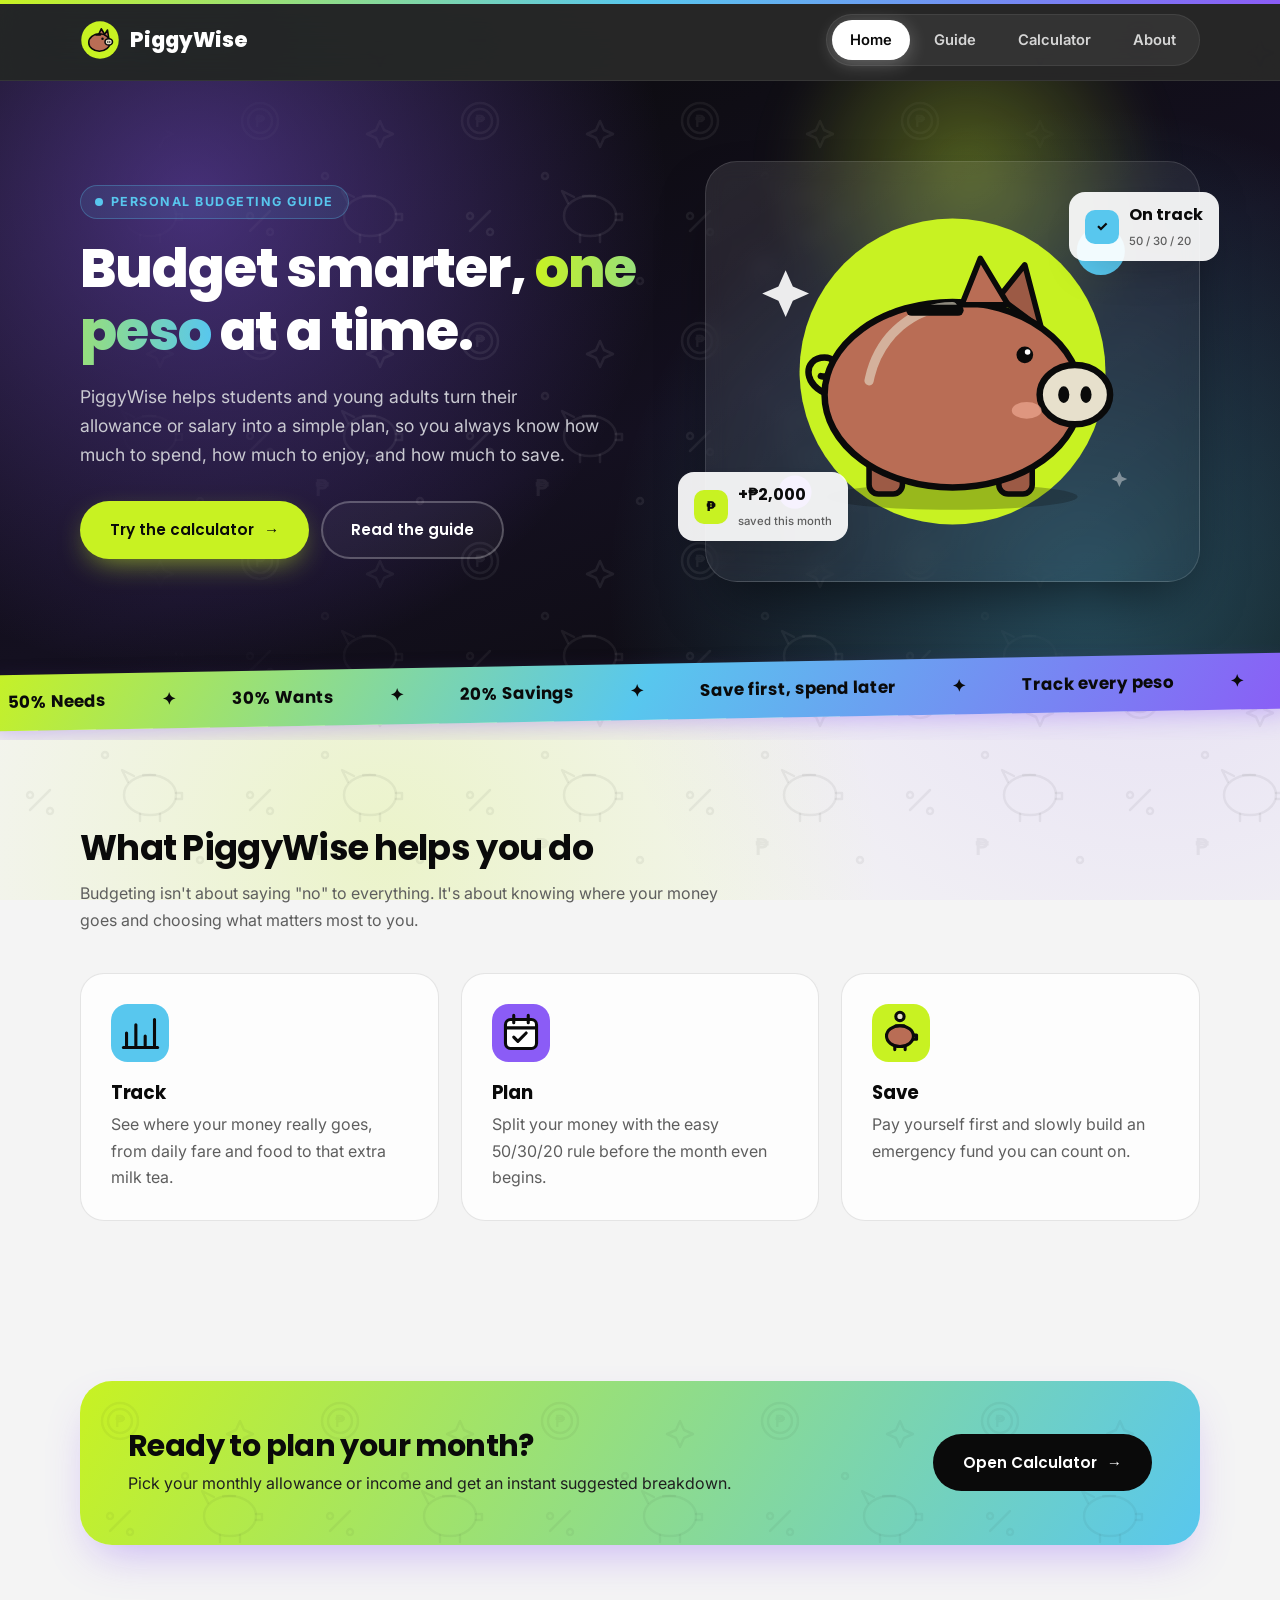
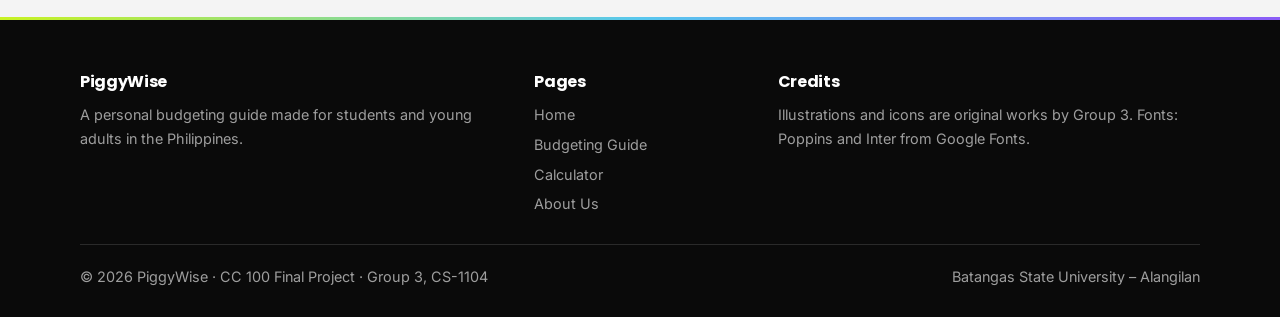
<file: index.html>
<!DOCTYPE html>
<html lang="en">
<head>
  <meta charset="UTF-8">
  <meta name="viewport" content="width=device-width, initial-scale=1.0">
  <meta name="description" content="PiggyWise: a simple personal budgeting guide for Filipino students and young adults.">
  <title>PiggyWise | Personal Budget Guide</title>
  <link rel="icon" href="images/logo.svg" type="image/svg+xml">
  <link rel="preconnect" href="https://fonts.googleapis.com">
  <link rel="preconnect" href="https://fonts.gstatic.com" crossorigin>
  <link href="https://fonts.googleapis.com/css2?family=Inter:wght@400;600;700&family=Poppins:wght@600;700;800&display=swap" rel="stylesheet">
  <link rel="stylesheet" href="css/style.css">
</head>
<body>

  <div class="progress" aria-hidden="true"></div>

  <div class="loader" aria-hidden="true">
    <div class="loader-inner">
      <img src="images/logo.svg" alt="">
      <div class="loader-bar"><span></span></div>
      <p>Counting your coins...</p>
    </div>
  </div>

  <header class="site-header">
    <nav class="nav container">
      <a href="index.html" class="logo">
        <img src="images/logo.svg" alt="PiggyWise logo">
        PiggyWise
      </a>
      <ul class="nav-links">
        <li><a href="index.html" class="active">Home</a></li>
        <li><a href="guide.html">Guide</a></li>
        <li><a href="calculator.html">Calculator</a></li>
        <li><a href="about.html">About</a></li>
      </ul>
    </nav>
  </header>

  <main>
    <section class="hero">
      <div class="container hero-grid">
        <div class="fade-up">
          <span class="eyebrow">Personal Budgeting Guide</span>
          <h1>Budget smarter, <span class="mark">one peso</span> at a time.</h1>
          <p>
            PiggyWise helps students and young adults turn their allowance or salary
            into a simple plan, so you always know how much to spend, how much to
            enjoy, and how much to save.
          </p>
          <div class="hero-actions">
            <a href="calculator.html" class="btn btn-lime">Try the calculator <span class="arrow">&rarr;</span></a>
            <a href="guide.html" class="btn btn-outline">Read the guide</a>
          </div>
        </div>
        <div class="hero-image fade-up delay-2">
          <img src="images/hero-piggy.svg" alt="A piggy bank with a peso coin dropping into it" class="float">
          <div class="badge badge-1">
            <span class="badge-icon">&#8369;</span>
            <span><strong>+&#8369;2,000</strong><small>saved this month</small></span>
          </div>
          <div class="badge badge-2">
            <span class="badge-icon">&#10003;</span>
            <span><strong>On track</strong><small>50 / 30 / 20</small></span>
          </div>
        </div>
      </div>
    </section>

    <div class="ticker-wrap" aria-hidden="true">
     <div class="ticker">
      <div class="ticker-track"><span>50% Needs</span><span>30% Wants</span><span>20% Savings</span><span>Save first, spend later</span><span>Track every peso</span><span>Build your emergency fund</span><span>Wait 24 hours before buying</span><span>50% Needs</span><span>30% Wants</span><span>20% Savings</span><span>Save first, spend later</span><span>Track every peso</span><span>Build your emergency fund</span><span>Wait 24 hours before buying</span></div>
     </div>
    </div>

    <section class="section">
      <div class="container">
        <div class="section-head reveal">
          <h2>What PiggyWise helps you do</h2>
          <p>
            Budgeting isn't about saying "no" to everything. It's about knowing where your
            money goes and choosing what matters most to you.
          </p>
        </div>

        <div class="grid-3">
          <article class="card reveal">
            <img src="images/icon-track.svg" alt="" class="card-icon">
            <h3>Track</h3>
            <p>See where your money really goes, from daily fare and food to that extra milk tea.</p>
          </article>
          <article class="card reveal">
            <img src="images/icon-plan.svg" alt="" class="card-icon">
            <h3>Plan</h3>
            <p>Split your money with the easy 50/30/20 rule before the month even begins.</p>
          </article>
          <article class="card reveal">
            <img src="images/icon-save.svg" alt="" class="card-icon">
            <h3>Save</h3>
            <p>Pay yourself first and slowly build an emergency fund you can count on.</p>
          </article>
        </div>
      </div>
    </section>

    <section class="cta">
      <div class="container">
        <div class="cta-box reveal">
          <div>
            <h2>Ready to plan your month?</h2>
            <p>Pick your monthly allowance or income and get an instant suggested breakdown.</p>
          </div>
          <a href="calculator.html" class="btn btn-dark">Open Calculator <span class="arrow">&rarr;</span></a>
        </div>
      </div>
    </section>
  </main>

  <footer class="site-footer">
    <div class="container">
      <div class="footer-grid">
        <div>
          <h4>PiggyWise</h4>
          <p>A personal budgeting guide made for students and young adults in the Philippines.</p>
        </div>
        <div>
          <h4>Pages</h4>
          <ul>
            <li><a href="index.html">Home</a></li>
            <li><a href="guide.html">Budgeting Guide</a></li>
            <li><a href="calculator.html">Calculator</a></li>
            <li><a href="about.html">About Us</a></li>
          </ul>
        </div>
        <div>
          <h4>Credits</h4>
          <p>Illustrations and icons are original works by Group 3. Fonts: Poppins and Inter from Google Fonts.</p>
        </div>
      </div>
      <div class="footer-bottom">
        <span>&copy; 2026 PiggyWise · CC 100 Final Project · Group 3, CS-1104</span>
        <span>Batangas State University – Alangilan</span>
      </div>
    </div>
  </footer>

</body>
</html>
</file>
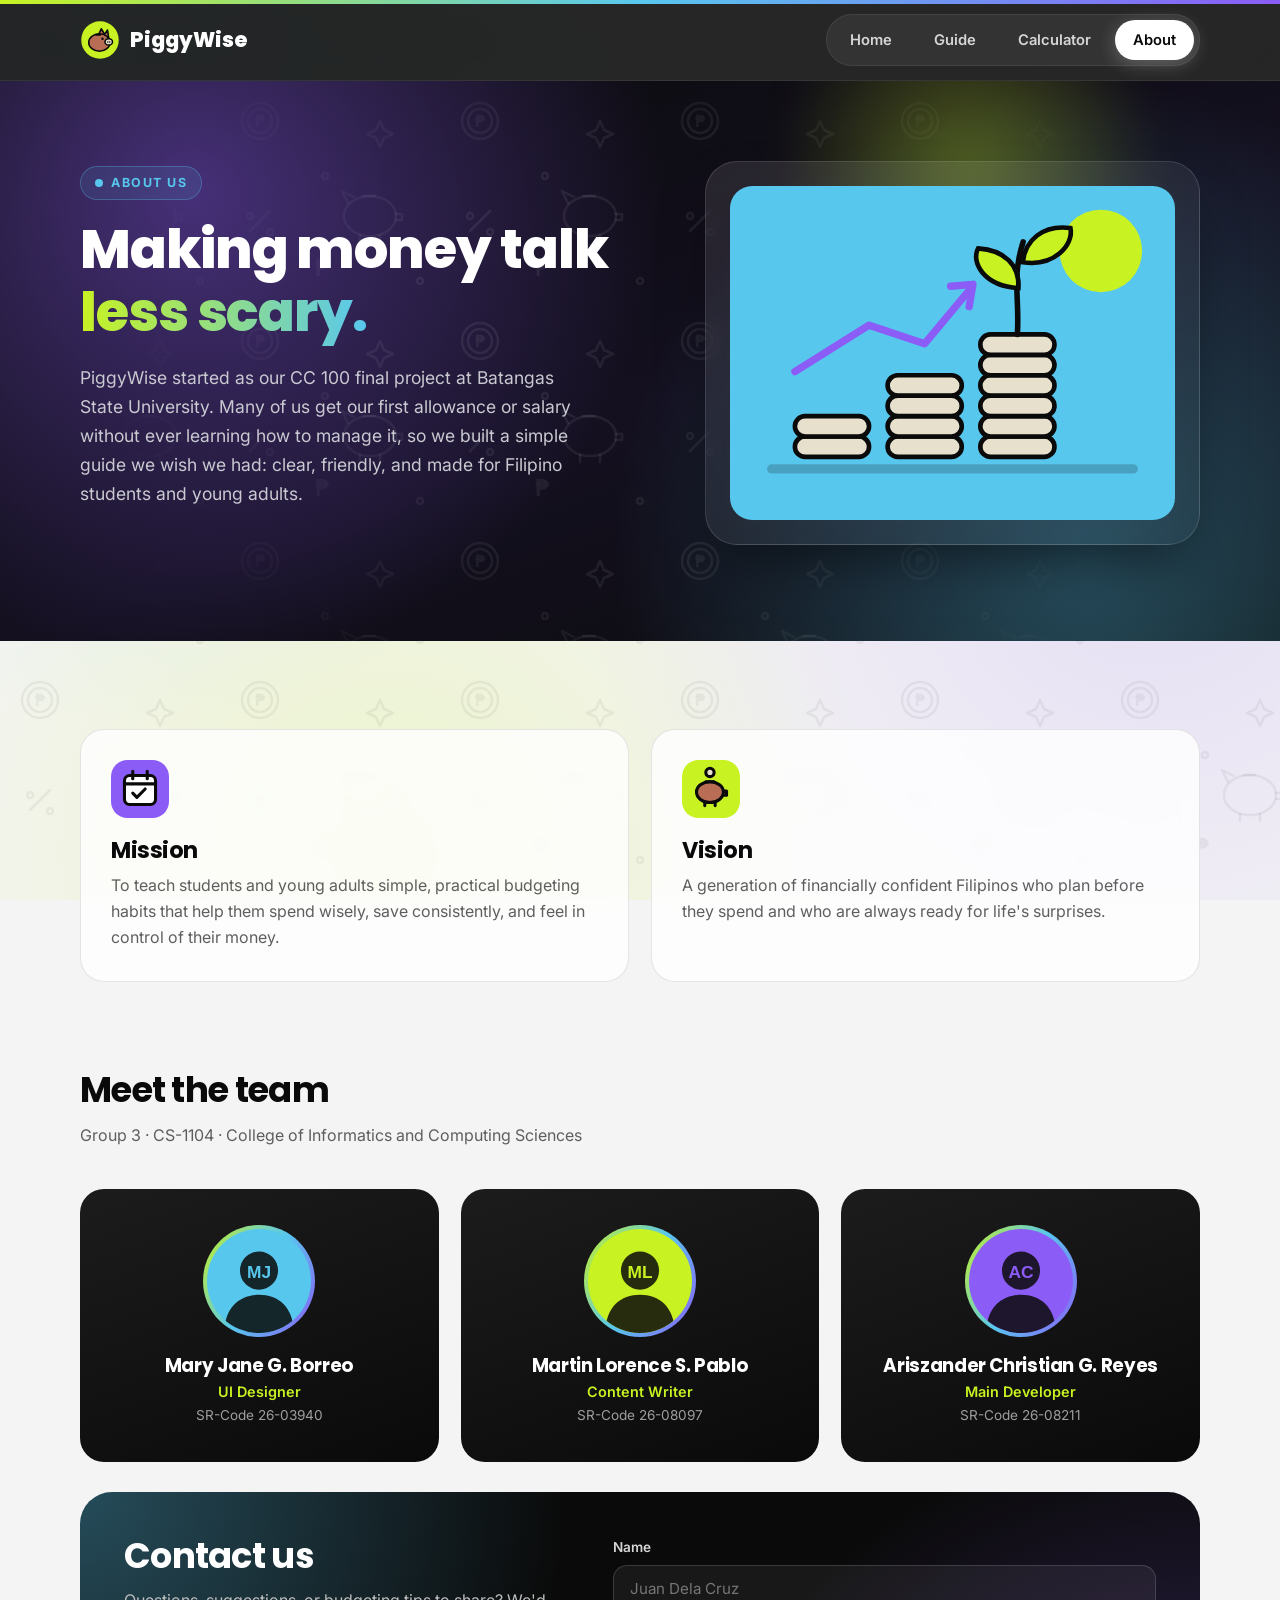
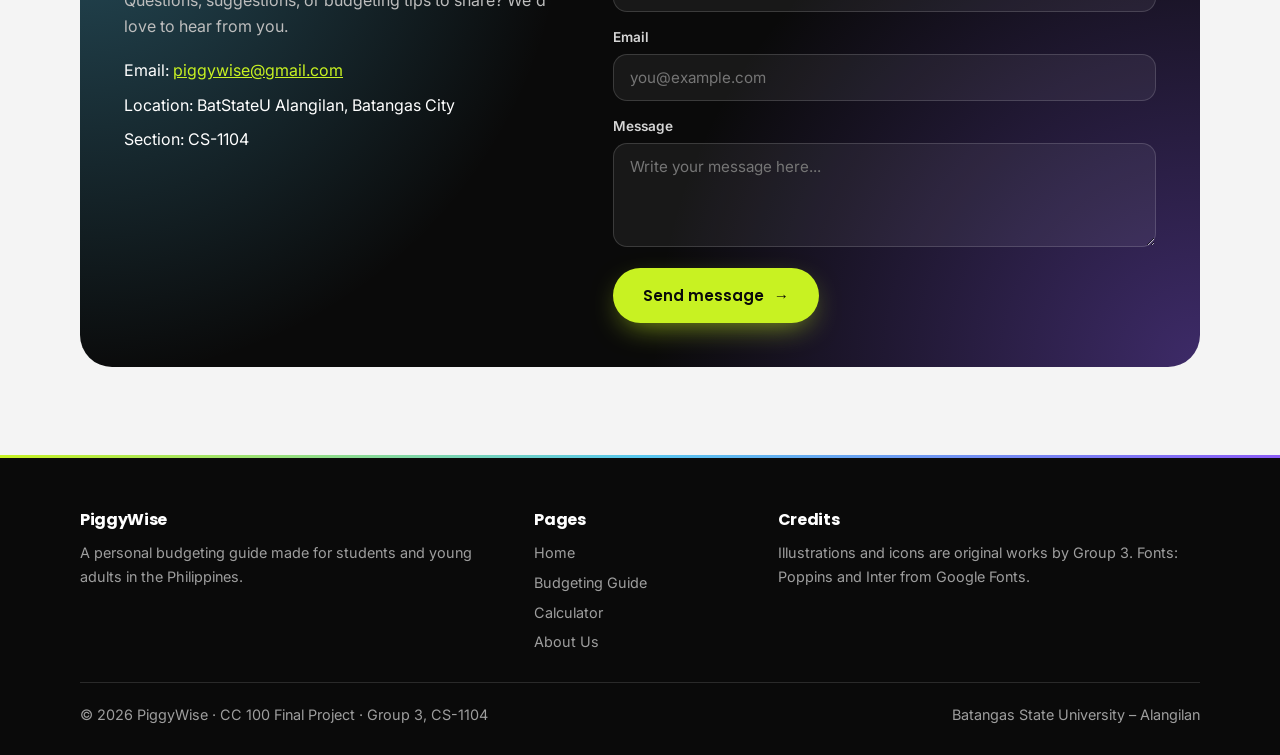
<file: about.html>
<!DOCTYPE html>
<html lang="en">
<head>
  <meta charset="UTF-8">
  <meta name="viewport" content="width=device-width, initial-scale=1.0">
  <meta name="description" content="Meet the team behind PiggyWise and learn about our mission and vision.">
  <title>About Us | PiggyWise</title>
  <link rel="icon" href="images/logo.svg" type="image/svg+xml">
  <link rel="preconnect" href="https://fonts.googleapis.com">
  <link rel="preconnect" href="https://fonts.gstatic.com" crossorigin>
  <link href="https://fonts.googleapis.com/css2?family=Inter:wght@400;600;700&family=Poppins:wght@600;700;800&display=swap" rel="stylesheet">
  <link rel="stylesheet" href="css/style.css">
</head>
<body>

  <div class="progress" aria-hidden="true"></div>

  <div class="loader" aria-hidden="true">
    <div class="loader-inner">
      <img src="images/logo.svg" alt="">
      <div class="loader-bar"><span></span></div>
      <p>Counting your coins...</p>
    </div>
  </div>

  <header class="site-header">
    <nav class="nav container">
      <a href="index.html" class="logo">
        <img src="images/logo.svg" alt="PiggyWise logo">
        PiggyWise
      </a>
      <ul class="nav-links">
        <li><a href="index.html">Home</a></li>
        <li><a href="guide.html">Guide</a></li>
        <li><a href="calculator.html">Calculator</a></li>
        <li><a href="about.html" class="active">About</a></li>
      </ul>
    </nav>
  </header>

  <main>
    <section class="hero">
      <div class="container hero-grid">
        <div class="fade-up">
          <span class="eyebrow">About Us</span>
          <h1>Making money talk <span class="mark">less scary.</span></h1>
          <p>
            PiggyWise started as our CC 100 final project at Batangas State University. Many of
            us get our first allowance or salary without ever learning how to manage it, so we
            built a simple guide we wish we had: clear, friendly, and made for Filipino students
            and young adults.
          </p>
        </div>
        <div class="hero-image fade-up delay-2">
          <img src="images/about-growth.svg" alt="Stacks of coins growing taller with a small plant on top">
        </div>
      </div>
    </section>

    <section class="section">
      <div class="container">
        <div class="grid-2">
          <article class="card mv-card reveal">
            <img src="images/icon-plan.svg" alt="" class="card-icon">
            <h3>Mission</h3>
            <p>
              To teach students and young adults simple, practical budgeting habits that help them
              spend wisely, save consistently, and feel in control of their money.
            </p>
          </article>
          <article class="card mv-card reveal">
            <img src="images/icon-save.svg" alt="" class="card-icon">
            <h3>Vision</h3>
            <p>
              A generation of financially confident Filipinos who plan before they spend and who
              are always ready for life's surprises.
            </p>
          </article>
        </div>
      </div>
    </section>

    <section class="section section-tight">
      <div class="container">
        <div class="section-head reveal">
          <h2>Meet the team</h2>
          <p>Group 3 · CS-1104 · College of Informatics and Computing Sciences</p>
        </div>

        <div class="grid-3">
          <article class="team-card reveal">
            <img src="images/member-1.svg" alt="Photo of Mary Jane G. Borreo">
            <h3>Mary Jane G. Borreo</h3>
            <p class="role">UI Designer</p>
            <p class="code">SR-Code 26-03940</p>
          </article>
          <article class="team-card reveal">
            <img src="images/member-2.svg" alt="Photo of Martin Lorence S. Pablo">
            <h3>Martin Lorence S. Pablo</h3>
            <p class="role">Content Writer</p>
            <p class="code">SR-Code 26-08097</p>
          </article>
          <article class="team-card reveal">
            <img src="images/member-3.svg" alt="Photo of Ariszander Christian G. Reyes">
            <h3>Ariszander Christian G. Reyes</h3>
            <p class="role">Main Developer</p>  
            <p class="code">SR-Code 26-08211</p>
          </article>
        </div>

        <div class="contact reveal" id="contact">
          <div>
            <h2>Contact us</h2>
            <p>Questions, suggestions, or budgeting tips to share? We'd love to hear from you.</p>
            <ul class="contact-list">
              <li>Email: <a href="mailto:piggywise@gmail.com">piggywise@gmail.com</a></li>
              <li>Location: BatStateU Alangilan, Batangas City</li>
              <li>Section: CS-1104</li>
            </ul>
          </div>
          <form class="form" action="#">
            <label>Name
              <input type="text" placeholder="Juan Dela Cruz">
            </label>
            <label>Email
              <input type="email" placeholder="you@example.com">
            </label>
            <label>Message
              <textarea rows="4" placeholder="Write your message here..."></textarea>
            </label>
            <button type="button" class="btn btn-lime">Send message <span class="arrow">&rarr;</span></button>
          </form>
        </div>
      </div>
    </section>
  </main>

  <!-- ===== Footer ===== -->
  <footer class="site-footer">
    <div class="container">
      <div class="footer-grid">
        <div>
          <h4>PiggyWise</h4>
          <p>A personal budgeting guide made for students and young adults in the Philippines.</p>
        </div>
        <div>
          <h4>Pages</h4>
          <ul>
            <li><a href="index.html">Home</a></li>
            <li><a href="guide.html">Budgeting Guide</a></li>
            <li><a href="calculator.html">Calculator</a></li>
            <li><a href="about.html">About Us</a></li>
          </ul>
        </div>
        <div>
          <h4>Credits</h4>
          <p>Illustrations and icons are original works by Group 3. Fonts: Poppins and Inter from Google Fonts.</p>
        </div>
      </div>
      <div class="footer-bottom">
        <span>&copy; 2026 PiggyWise · CC 100 Final Project · Group 3, CS-1104</span>
        <span>Batangas State University – Alangilan</span>
      </div>
    </div>
  </footer>

</body>
</html>
</file>
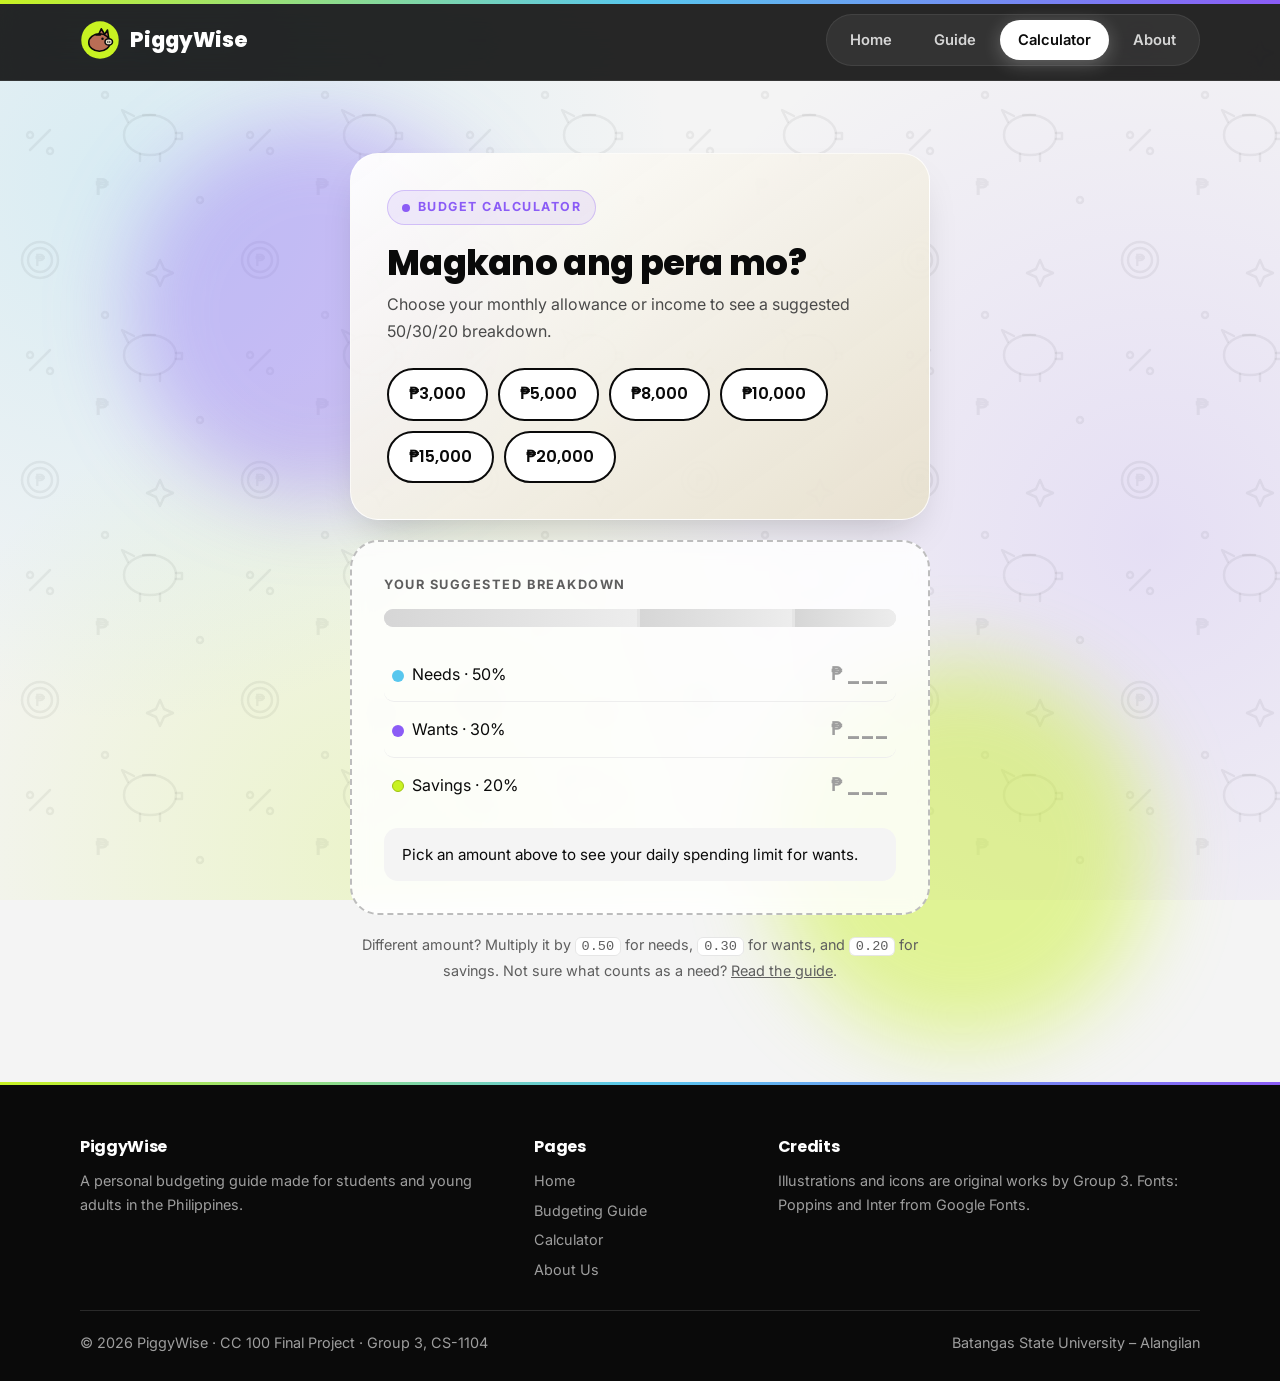
<file: calculator.html>
<!DOCTYPE html>
<html lang="en">
<head>
  <meta charset="UTF-8">
  <meta name="viewport" content="width=device-width, initial-scale=1.0">
  <meta name="description" content="Get a suggested 50/30/20 budget breakdown for your monthly allowance or income.">
  <title>Budget Calculator | PiggyWise</title>
  <link rel="icon" href="images/logo.svg" type="image/svg+xml">
  <link rel="preconnect" href="https://fonts.googleapis.com">
  <link rel="preconnect" href="https://fonts.gstatic.com" crossorigin>
  <link href="https://fonts.googleapis.com/css2?family=Inter:wght@400;600;700&family=Poppins:wght@600;700;800&display=swap" rel="stylesheet">
  <link rel="stylesheet" href="css/style.css">
</head>
<body>

  <div class="progress" aria-hidden="true"></div>

  <div class="loader" aria-hidden="true">
    <div class="loader-inner">
      <img src="images/logo.svg" alt="">
      <div class="loader-bar"><span></span></div>
      <p>Counting your coins...</p>
    </div>
  </div>

  <header class="site-header">
    <nav class="nav container">
      <a href="index.html" class="logo">
        <img src="images/logo.svg" alt="PiggyWise logo">
        PiggyWise
      </a>
      <ul class="nav-links">
        <li><a href="index.html">Home</a></li>
        <li><a href="guide.html">Guide</a></li>
        <li><a href="calculator.html" class="active">Calculator</a></li>
        <li><a href="about.html">About</a></li>
      </ul>
    </nav>
  </header>

  <main>
    <section class="calc-section">
      <div class="container">
        <!--
          How this works WITHOUT JavaScript:
          Each amount is a hidden radio button. Clicking a <label> checks its radio,
          and the CSS selector  #amt-5000:checked ~ .result-card .r-5000  shows the
          matching pre-computed breakdown. Only one radio in a group can be checked.
        -->
        <div class="calc">
        <input type="radio" name="amount" id="amt-3000">
        <input type="radio" name="amount" id="amt-5000">
        <input type="radio" name="amount" id="amt-8000">
        <input type="radio" name="amount" id="amt-10000">
        <input type="radio" name="amount" id="amt-15000">
        <input type="radio" name="amount" id="amt-20000">

          <div class="calc-card fade-up">
            <span class="eyebrow eyebrow-violet">Budget Calculator</span>
            <h1>Magkano ang pera mo?</h1>
            <p>Choose your monthly allowance or income to see a suggested 50/30/20 breakdown.</p>
            <div class="chips">
            <label for="amt-3000">₱3,000</label>
            <label for="amt-5000">₱5,000</label>
            <label for="amt-8000">₱8,000</label>
            <label for="amt-10000">₱10,000</label>
            <label for="amt-15000">₱15,000</label>
            <label for="amt-20000">₱20,000</label>
            </div>
          </div>

          <div class="result-card fade-up delay-1">
          <div class="result result-empty">
            <p class="result-title">Your suggested breakdown</p>
            <div class="bar"><span class="b-needs"></span><span class="b-wants"></span><span class="b-savings"></span></div>
            <ul class="breakdown">
              <li><span><span class="dot dot-needs"></span>Needs · 50%</span><span class="money">₱ ___</span></li>
              <li><span><span class="dot dot-wants"></span>Wants · 30%</span><span class="money">₱ ___</span></li>
              <li><span><span class="dot dot-savings"></span>Savings · 20%</span><span class="money">₱ ___</span></li>
            </ul>
            <p class="daily">Pick an amount above to see your daily spending limit for wants.</p>
          </div>

          <div class="result r-3000">
            <p class="result-title">Your suggested breakdown for ₱3,000</p>
            <div class="bar"><span class="b-needs"></span><span class="b-wants"></span><span class="b-savings"></span></div>
            <ul class="breakdown">
              <li><span><span class="dot dot-needs"></span>Needs · 50%</span><span class="money">₱1,500</span></li>
              <li><span><span class="dot dot-wants"></span>Wants · 30%</span><span class="money">₱900</span></li>
              <li><span><span class="dot dot-savings"></span>Savings · 20%</span><span class="money">₱600</span></li>
            </ul>
            <p class="daily">That's about <strong>₱30 a day</strong> for wants, and <strong>₱7,200</strong> saved after one year.</p>
          </div>

          <div class="result r-5000">
            <p class="result-title">Your suggested breakdown for ₱5,000</p>
            <div class="bar"><span class="b-needs"></span><span class="b-wants"></span><span class="b-savings"></span></div>
            <ul class="breakdown">
              <li><span><span class="dot dot-needs"></span>Needs · 50%</span><span class="money">₱2,500</span></li>
              <li><span><span class="dot dot-wants"></span>Wants · 30%</span><span class="money">₱1,500</span></li>
              <li><span><span class="dot dot-savings"></span>Savings · 20%</span><span class="money">₱1,000</span></li>
            </ul>
            <p class="daily">That's about <strong>₱50 a day</strong> for wants, and <strong>₱12,000</strong> saved after one year.</p>
          </div>

          <div class="result r-8000">
            <p class="result-title">Your suggested breakdown for ₱8,000</p>
            <div class="bar"><span class="b-needs"></span><span class="b-wants"></span><span class="b-savings"></span></div>
            <ul class="breakdown">
              <li><span><span class="dot dot-needs"></span>Needs · 50%</span><span class="money">₱4,000</span></li>
              <li><span><span class="dot dot-wants"></span>Wants · 30%</span><span class="money">₱2,400</span></li>
              <li><span><span class="dot dot-savings"></span>Savings · 20%</span><span class="money">₱1,600</span></li>
            </ul>
            <p class="daily">That's about <strong>₱80 a day</strong> for wants, and <strong>₱19,200</strong> saved after one year.</p>
          </div>

          <div class="result r-10000">
            <p class="result-title">Your suggested breakdown for ₱10,000</p>
            <div class="bar"><span class="b-needs"></span><span class="b-wants"></span><span class="b-savings"></span></div>
            <ul class="breakdown">
              <li><span><span class="dot dot-needs"></span>Needs · 50%</span><span class="money">₱5,000</span></li>
              <li><span><span class="dot dot-wants"></span>Wants · 30%</span><span class="money">₱3,000</span></li>
              <li><span><span class="dot dot-savings"></span>Savings · 20%</span><span class="money">₱2,000</span></li>
            </ul>
            <p class="daily">That's about <strong>₱100 a day</strong> for wants, and <strong>₱24,000</strong> saved after one year.</p>
          </div>

          <div class="result r-15000">
            <p class="result-title">Your suggested breakdown for ₱15,000</p>
            <div class="bar"><span class="b-needs"></span><span class="b-wants"></span><span class="b-savings"></span></div>
            <ul class="breakdown">
              <li><span><span class="dot dot-needs"></span>Needs · 50%</span><span class="money">₱7,500</span></li>
              <li><span><span class="dot dot-wants"></span>Wants · 30%</span><span class="money">₱4,500</span></li>
              <li><span><span class="dot dot-savings"></span>Savings · 20%</span><span class="money">₱3,000</span></li>
            </ul>
            <p class="daily">That's about <strong>₱150 a day</strong> for wants, and <strong>₱36,000</strong> saved after one year.</p>
          </div>

          <div class="result r-20000">
            <p class="result-title">Your suggested breakdown for ₱20,000</p>
            <div class="bar"><span class="b-needs"></span><span class="b-wants"></span><span class="b-savings"></span></div>
            <ul class="breakdown">
              <li><span><span class="dot dot-needs"></span>Needs · 50%</span><span class="money">₱10,000</span></li>
              <li><span><span class="dot dot-wants"></span>Wants · 30%</span><span class="money">₱6,000</span></li>
              <li><span><span class="dot dot-savings"></span>Savings · 20%</span><span class="money">₱4,000</span></li>
            </ul>
            <p class="daily">That's about <strong>₱200 a day</strong> for wants, and <strong>₱48,000</strong> saved after one year.</p>
          </div>
          </div>

          <p class="calc-note">
            Different amount? Multiply it by <code>0.50</code> for needs,
            <code>0.30</code> for wants, and <code>0.20</code> for savings.
            Not sure what counts as a need? <a href="guide.html">Read the guide</a>.
          </p>
        </div>
      </div>
    </section>
  </main>

  <footer class="site-footer">
    <div class="container">
      <div class="footer-grid">
        <div>
          <h4>PiggyWise</h4>
          <p>A personal budgeting guide made for students and young adults in the Philippines.</p>
        </div>
        <div>
          <h4>Pages</h4>
          <ul>
            <li><a href="index.html">Home</a></li>
            <li><a href="guide.html">Budgeting Guide</a></li>
            <li><a href="calculator.html">Calculator</a></li>
            <li><a href="about.html">About Us</a></li>
          </ul>
        </div>
        <div>
          <h4>Credits</h4>
          <p>Illustrations and icons are original works by Group 3. Fonts: Poppins and Inter from Google Fonts.</p>
        </div>
      </div>
      <div class="footer-bottom">
        <span>&copy; 2026 PiggyWise · CC 100 Final Project · Group 3, CS-1104</span>
        <span>Batangas State University – Alangilan</span>
      </div>
    </div>
  </footer>

</body>
</html>
</file>
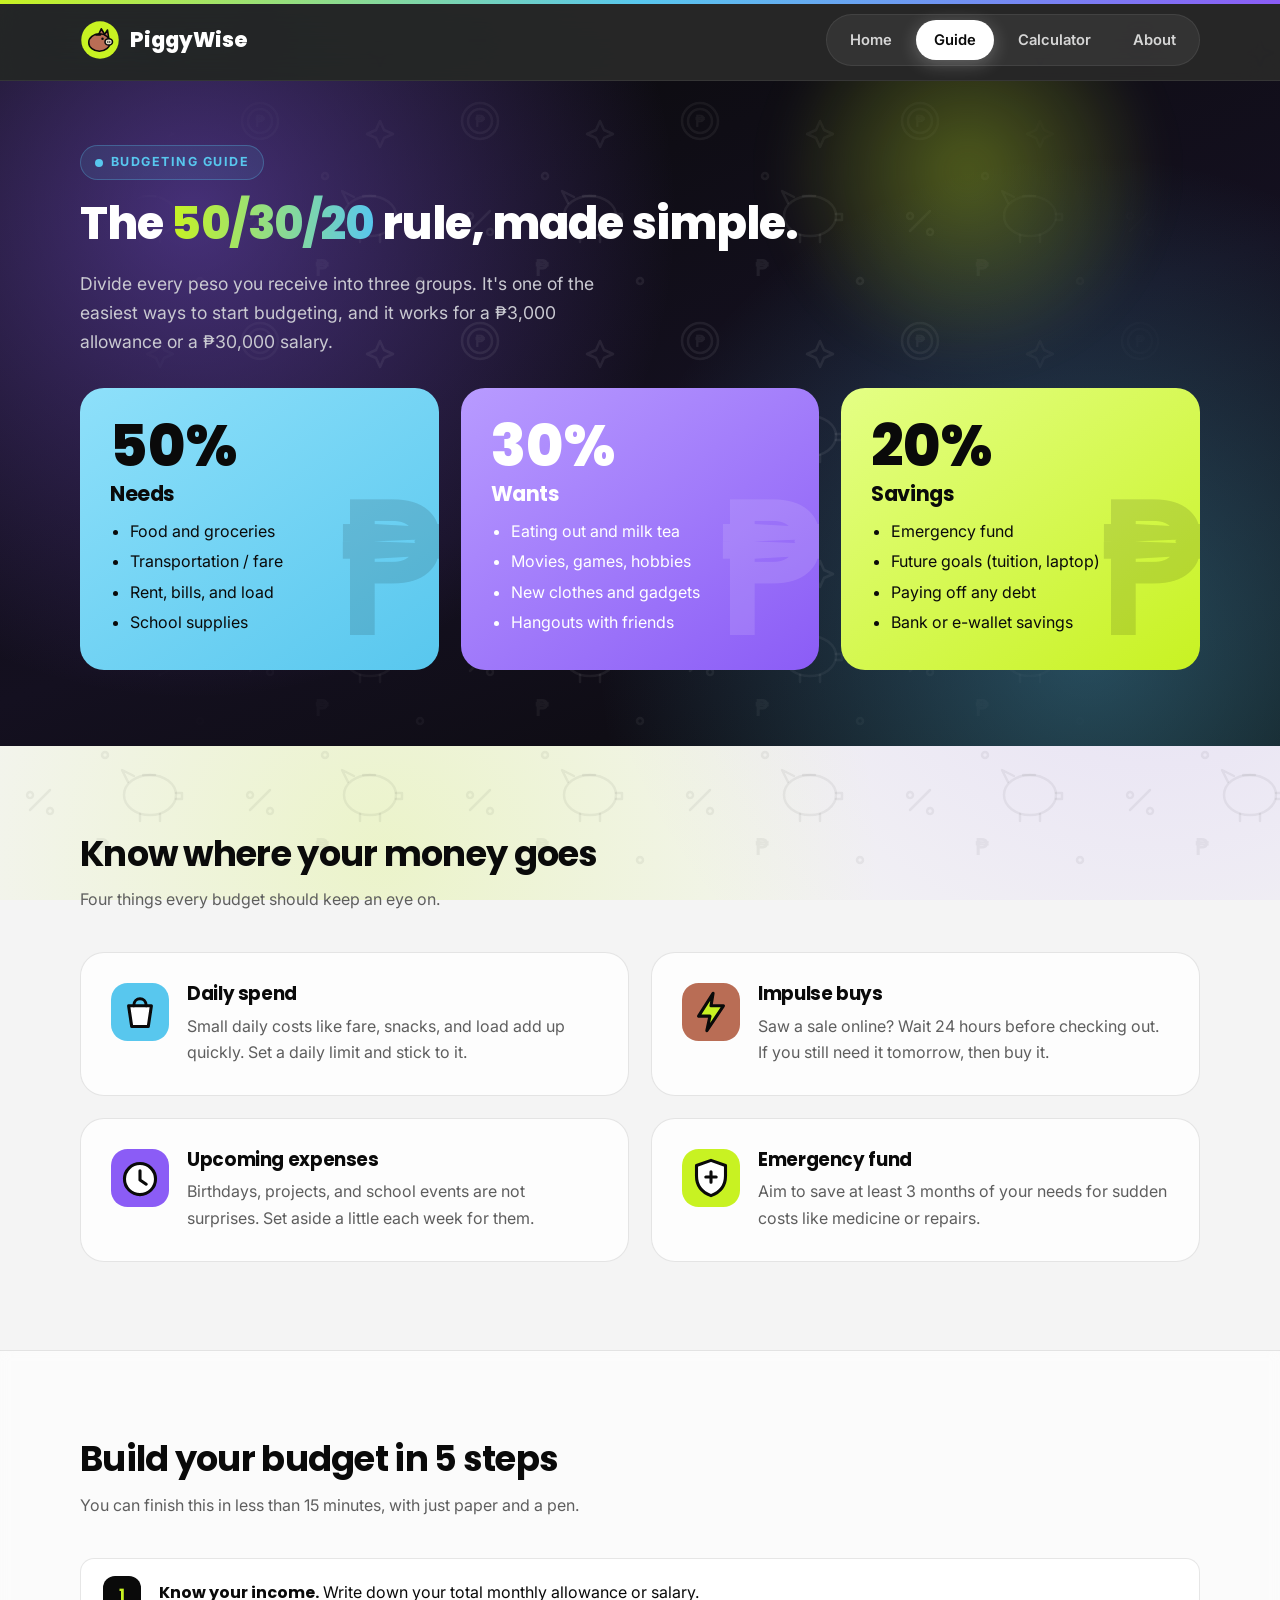
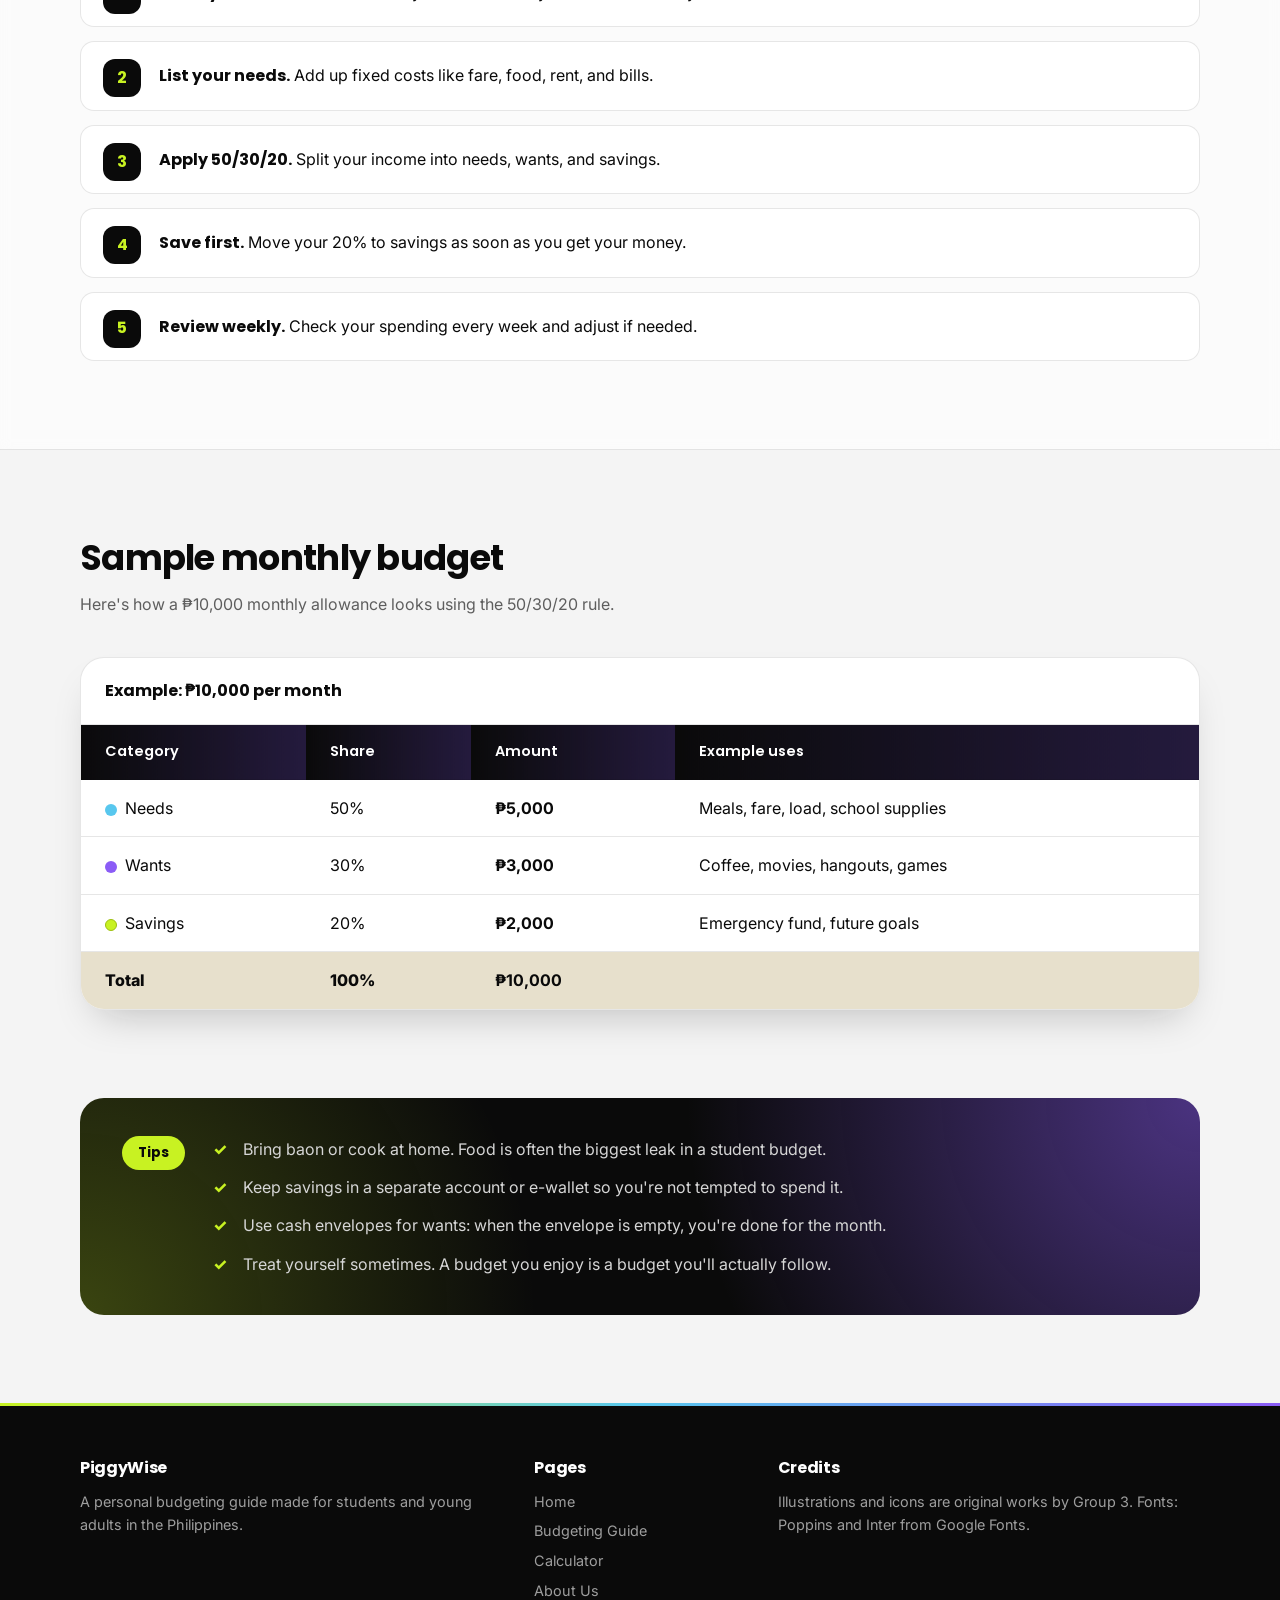
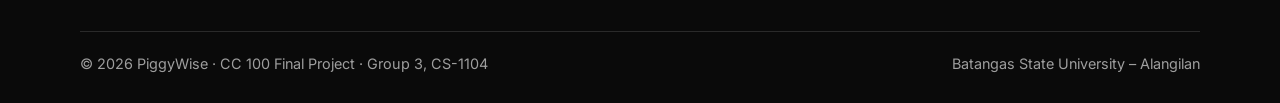
<file: guide.html>
<!DOCTYPE html>
<html lang="en">
<head>
  <meta charset="UTF-8">
  <meta name="viewport" content="width=device-width, initial-scale=1.0">
  <meta name="description" content="Learn the 50/30/20 budgeting rule and simple money habits with PiggyWise.">
  <title>Budgeting Guide | PiggyWise</title>
  <link rel="icon" href="images/logo.svg" type="image/svg+xml">
  <link rel="preconnect" href="https://fonts.googleapis.com">
  <link rel="preconnect" href="https://fonts.gstatic.com" crossorigin>
  <link href="https://fonts.googleapis.com/css2?family=Inter:wght@400;600;700&family=Poppins:wght@600;700;800&display=swap" rel="stylesheet">
  <link rel="stylesheet" href="css/style.css">
</head>
<body>

  <div class="progress" aria-hidden="true"></div>

  <div class="loader" aria-hidden="true">
    <div class="loader-inner">
      <img src="images/logo.svg" alt="">
      <div class="loader-bar"><span></span></div>
      <p>Counting your coins...</p>
    </div>
  </div>

  <header class="site-header">
    <nav class="nav container">
      <a href="index.html" class="logo">
        <img src="images/logo.svg" alt="PiggyWise logo">
        PiggyWise
      </a>
      <ul class="nav-links">
        <li><a href="index.html">Home</a></li>
        <li><a href="guide.html" class="active">Guide</a></li>
        <li><a href="calculator.html">Calculator</a></li>
        <li><a href="about.html">About</a></li>
      </ul>
    </nav>
  </header>

  <main>
    <section class="hero hero-small">
      <div class="container">
        <div class="fade-up">
          <span class="eyebrow">Budgeting Guide</span>
          <h1>The <span class="mark">50/30/20</span> rule, made simple.</h1>
          <p>
            Divide every peso you receive into three groups. It's one of the easiest ways
            to start budgeting, and it works for a ₱3,000 allowance or a ₱30,000 salary.
          </p>
        </div>

        <div class="grid-3">
          <article class="rule-card rule-needs fade-up delay-1">
            <div class="percent">50%</div>
            <h3>Needs</h3>
            <ul>
              <li>Food and groceries</li>
              <li>Transportation / fare</li>
              <li>Rent, bills, and load</li>
              <li>School supplies</li>
            </ul>
          </article>
          <article class="rule-card rule-wants fade-up delay-2">
            <div class="percent">30%</div>
            <h3>Wants</h3>
            <ul>
              <li>Eating out and milk tea</li>
              <li>Movies, games, hobbies</li>
              <li>New clothes and gadgets</li>
              <li>Hangouts with friends</li>
            </ul>
          </article>
          <article class="rule-card rule-savings fade-up delay-3">
            <div class="percent">20%</div>
            <h3>Savings</h3>
            <ul>
              <li>Emergency fund</li>
              <li>Future goals (tuition, laptop)</li>
              <li>Paying off any debt</li>
              <li>Bank or e-wallet savings</li>
            </ul>
          </article>
        </div>
      </div>
    </section>

    <section class="section">
      <div class="container">
        <div class="section-head reveal">
          <h2>Know where your money goes</h2>
          <p>Four things every budget should keep an eye on.</p>
        </div>

        <div class="grid-2">
          <article class="card card-row reveal">
            <img src="images/icon-daily.svg" alt="" class="card-icon">
            <div>
              <h3>Daily spend</h3>
              <p>Small daily costs like fare, snacks, and load add up quickly. Set a daily limit and stick to it.</p>
            </div>
          </article>
          <article class="card card-row reveal">
            <img src="images/icon-impulse.svg" alt="" class="card-icon">
            <div>
              <h3>Impulse buys</h3>
              <p>Saw a sale online? Wait 24 hours before checking out. If you still need it tomorrow, then buy it.</p>
            </div>
          </article>
          <article class="card card-row reveal">
            <img src="images/icon-upcoming.svg" alt="" class="card-icon">
            <div>
              <h3>Upcoming expenses</h3>
              <p>Birthdays, projects, and school events are not surprises. Set aside a little each week for them.</p>
            </div>
          </article>
          <article class="card card-row reveal">
            <img src="images/icon-emergency.svg" alt="" class="card-icon">
            <div>
              <h3>Emergency fund</h3>
              <p>Aim to save at least 3 months of your needs for sudden costs like medicine or repairs.</p>
            </div>
          </article>
        </div>
      </div>
    </section>

    <section class="section section-alt">
      <div class="container">
        <div class="section-head reveal">
          <h2>Build your budget in 5 steps</h2>
          <p>You can finish this in less than 15 minutes, with just paper and a pen.</p>
        </div>

        <ol class="steps">
          <li class="reveal"><strong>Know your income.</strong> Write down your total monthly allowance or salary.</li>
          <li class="reveal"><strong>List your needs.</strong> Add up fixed costs like fare, food, rent, and bills.</li>
          <li class="reveal"><strong>Apply 50/30/20.</strong> Split your income into needs, wants, and savings.</li>
          <li class="reveal"><strong>Save first.</strong> Move your 20% to savings as soon as you get your money.</li>
          <li class="reveal"><strong>Review weekly.</strong> Check your spending every week and adjust if needed.</li>
        </ol>
      </div>
    </section>

    <section class="section">
      <div class="container">
        <div class="section-head reveal">
          <h2>Sample monthly budget</h2>
          <p>Here's how a ₱10,000 monthly allowance looks using the 50/30/20 rule.</p>
        </div>

        <div class="table-wrap reveal">
          <table>
            <caption>Example: ₱10,000 per month</caption>
            <thead>
              <tr>
                <th>Category</th>
                <th>Share</th>
                <th>Amount</th>
                <th>Example uses</th>
              </tr>
            </thead>
            <tbody>
              <tr>
                <td><span class="dot dot-needs"></span>Needs</td>
                <td>50%</td>
                <td class="amount">₱5,000</td>
                <td>Meals, fare, load, school supplies</td>
              </tr>
              <tr>
                <td><span class="dot dot-wants"></span>Wants</td>
                <td>30%</td>
                <td class="amount">₱3,000</td>
                <td>Coffee, movies, hangouts, games</td>
              </tr>
              <tr>
                <td><span class="dot dot-savings"></span>Savings</td>
                <td>20%</td>
                <td class="amount">₱2,000</td>
                <td>Emergency fund, future goals</td>
              </tr>
            </tbody>
            <tfoot>
              <tr>
                <td>Total</td>
                <td>100%</td>
                <td class="amount">₱10,000</td>
                <td></td>
              </tr>
            </tfoot>
          </table>
        </div>
      </div>
    </section>

    <!-- ===== Tips ===== -->
    <section class="section section-tight">
      <div class="container">
        <div class="tips reveal">
          <span class="tag">Tips</span>
          <ul>
            <li>Bring baon or cook at home. Food is often the biggest leak in a student budget.</li>
            <li>Keep savings in a separate account or e-wallet so you're not tempted to spend it.</li>
            <li>Use cash envelopes for wants: when the envelope is empty, you're done for the month.</li>
            <li>Treat yourself sometimes. A budget you enjoy is a budget you'll actually follow.</li>
          </ul>
        </div>
      </div>
    </section>
  </main>

  <footer class="site-footer">
    <div class="container">
      <div class="footer-grid">
        <div>
          <h4>PiggyWise</h4>
          <p>A personal budgeting guide made for students and young adults in the Philippines.</p>
        </div>
        <div>
          <h4>Pages</h4>
          <ul>
            <li><a href="index.html">Home</a></li>
            <li><a href="guide.html">Budgeting Guide</a></li>
            <li><a href="calculator.html">Calculator</a></li>
            <li><a href="about.html">About Us</a></li>
          </ul>
        </div>
        <div>
          <h4>Credits</h4>
          <p>Illustrations and icons are original works by Group 3. Fonts: Poppins and Inter from Google Fonts.</p>
        </div>
      </div>
      <div class="footer-bottom">
        <span>&copy; 2026 PiggyWise · CC 100 Final Project · Group 3, CS-1104</span>
        <span>Batangas State University – Alangilan</span>
      </div>
    </div>
  </footer>

</body>
</html>
</file>
<file: css/style.css>
:root {
  --black: #0A0A0A;
  --ink: #161616;
  --offwhite: #F4F4F4;
  --white: #FFFFFF;
  --cyan: #58C7EE;
  --lime: #C8F222;
  --violet: #8B5CF6;
  --terracotta: #B96D55;
  --beige: #E7E0CC;
  --gray: #5E5E5E;
  --line: rgba(10, 10, 10, 0.10);

  --grad-brand: linear-gradient(120deg, var(--lime), var(--cyan), var(--violet));
  --grad-text: linear-gradient(90deg, var(--lime), var(--cyan), var(--lime));

  --radius: 24px;
  --radius-sm: 14px;
  --shadow: 0 20px 40px -18px rgba(10, 10, 10, 0.25);
  --glow: 0 20px 45px -15px rgba(139, 92, 246, 0.45);
  --container: 1120px;

  --font-head: "Poppins", Arial, Helvetica, sans-serif;
  --font-body: "Inter", Arial, Helvetica, sans-serif;

  --load: 1.1s;
}

* {
  margin: 0;
  padding: 0;
  box-sizing: border-box;
}

html {
  scroll-behavior: smooth;
}

body {
  font-family: var(--font-body);
  font-size: 16px;
  line-height: 1.65;
  color: var(--black);
  overflow-x: clip;
  background-color: var(--offwhite);
  background-image:
    url("../images/bg-pattern.svg"),
    radial-gradient(circle at 10% 20%, rgba(88, 199, 238, 0.18), transparent 40%),
    radial-gradient(circle at 90% 60%, rgba(139, 92, 246, 0.14), transparent 45%),
    radial-gradient(circle at 30% 95%, rgba(200, 242, 34, 0.20), transparent 40%);
  background-attachment: fixed;
}

img {
  max-width: 100%;
  display: block;
}

a {
  color: inherit;
}

h1, h2, h3, h4 {
  font-family: var(--font-head);
  line-height: 1.15;
  letter-spacing: -0.02em;
}

h1 { font-size: 3.4rem; font-weight: 800; }
h2 { font-size: 2.2rem; font-weight: 700; }
h3 { font-size: 1.15rem; font-weight: 700; }

.container {
  width: 90%;
  max-width: var(--container);
  margin: 0 auto;
}

.mark {
  background: var(--grad-text);
  background-size: 200% auto;
  -webkit-background-clip: text;
  background-clip: text;
  color: transparent;
  animation: shimmer 4s linear infinite;
}

::selection {
  background-color: var(--lime);
  color: var(--black);
}

a:focus-visible,
button:focus-visible,
input:focus-visible,
textarea:focus-visible {
  outline: 3px solid var(--violet);
  outline-offset: 3px;
}

::-webkit-scrollbar { width: 12px; }
::-webkit-scrollbar-track { background: var(--black); }
::-webkit-scrollbar-thumb {
  background: var(--grad-brand);
  border-radius: 999px;
  border: 3px solid var(--black);
}

.loader {
  position: fixed;
  inset: 0;
  z-index: 100;
  display: grid;
  place-items: center;
  background:
    radial-gradient(circle at 50% 40%, rgba(139, 92, 246, 0.35), transparent 50%),
    var(--black);
  animation: loaderOut 0.5s ease var(--load) forwards;
}

.loader-inner {
  text-align: center;
  color: var(--white);
}

.loader img {
  width: 84px;
  height: 84px;
  margin: 0 auto 18px;
  animation: bounce 0.6s ease-in-out infinite alternate;
}

.loader-bar {
  width: 180px;
  height: 6px;
  border-radius: 999px;
  background-color: #2A2A2A;
  overflow: hidden;
  margin: 0 auto 12px;
}

.loader-bar span {
  display: block;
  height: 100%;
  background: var(--grad-brand);
  animation: fill var(--load) ease forwards;
}

.loader p {
  font-family: var(--font-head);
  font-size: 0.9rem;
  color: #BDBDBD;
}

.progress {
  display: none;
}

@supports (animation-timeline: scroll()) {
  .progress {
    display: block;
    position: fixed;
    top: 0;
    left: 0;
    right: 0;
    height: 4px;
    z-index: 50;
    background: var(--grad-brand);
    transform-origin: left;
    animation: grow linear both;
    animation-timeline: scroll();
  }
}

.site-header {
  position: sticky;
  top: 0;
  z-index: 20;
  background-color: rgba(10, 10, 10, 0.88);
  -webkit-backdrop-filter: blur(16px) saturate(160%);
  backdrop-filter: blur(16px) saturate(160%);
  border-bottom: 1px solid rgba(255, 255, 255, 0.08);
}

.nav {
  display: flex;
  justify-content: space-between;
  align-items: center;
  gap: 16px;
  padding: 14px 0;
}

.logo {
  display: flex;
  align-items: center;
  gap: 10px;
  text-decoration: none;
  color: var(--white);
  font-family: var(--font-head);
  font-weight: 800;
  font-size: 1.3rem;
}

.logo img {
  width: 40px;
  height: 40px;
  transition: transform 0.5s cubic-bezier(.34, 1.56, .64, 1);
}

.logo:hover img {
  transform: rotate(-15deg) scale(1.15);
}

.nav-links {
  list-style: none;
  display: flex;
  gap: 6px;
  flex-wrap: wrap;
  padding: 5px;
  border-radius: 999px;
  background-color: rgba(255, 255, 255, 0.06);
  border: 1px solid rgba(255, 255, 255, 0.08);
}

.nav-links a {
  position: relative;
  display: inline-block;
  padding: 8px 18px;
  border-radius: 999px;
  color: #D6D6D6;
  text-decoration: none;
  font-size: 0.92rem;
  font-weight: 600;
  transition: color 0.25s, background-color 0.25s, transform 0.2s;
}

.nav-links a:hover {
  color: var(--lime);
  background-color: rgba(200, 242, 34, 0.10);
}

.nav-links a:active {
  transform: scale(0.92);
}

.nav-links a.active {
  background-color: var(--white);
  color: var(--black);
  box-shadow: 0 4px 18px rgba(255, 255, 255, 0.25);
}

.btn {
  position: relative;
  overflow: hidden;
  display: inline-flex;
  align-items: center;
  gap: 10px;
  padding: 14px 28px;
  border-radius: 999px;
  border: 2px solid transparent;
  font-family: var(--font-head);
  font-weight: 600;
  font-size: 0.95rem;
  text-decoration: none;
  cursor: pointer;
  transition: transform 0.25s cubic-bezier(.34, 1.56, .64, 1), box-shadow 0.3s, background-color 0.3s, color 0.3s, border-color 0.3s;
}

.btn::after {
  content: "";
  position: absolute;
  top: 0;
  left: -80%;
  width: 50%;
  height: 100%;
  background: linear-gradient(120deg, transparent, rgba(255, 255, 255, 0.65), transparent);
  transform: skewX(-20deg);
  transition: left 0.7s ease;
}

.btn:hover {
  transform: translateY(-4px);
}

.btn:hover::after {
  left: 130%;
}

.btn:active {
  transform: translateY(0) scale(0.95);
  transition-duration: 0.08s;
}

.btn .arrow {
  display: inline-block;
  transition: transform 0.3s;
}

.btn:hover .arrow {
  transform: translateX(5px);
}

.btn-lime {
  background-color: var(--lime);
  color: var(--black);
  box-shadow: 0 10px 30px -10px rgba(200, 242, 34, 0.7);
}

.btn-lime:hover {
  box-shadow: 0 18px 40px -10px rgba(200, 242, 34, 0.9);
}

.btn-outline {
  background-color: rgba(255, 255, 255, 0.04);
  border-color: rgba(255, 255, 255, 0.25);
  color: var(--white);
}

.btn-outline:hover {
  border-color: var(--cyan);
  color: var(--cyan);
  box-shadow: 0 10px 30px -10px rgba(88, 199, 238, 0.6);
}

.btn-dark {
  background-color: var(--black);
  color: var(--white);
}

.btn-dark:hover {
  background-color: var(--violet);
  box-shadow: var(--glow);
}


.hero {
  position: relative;
  overflow: hidden;
  color: var(--white);
  padding: 80px 0 96px;
  background:
    radial-gradient(circle at 15% 20%, rgba(139, 92, 246, 0.45), transparent 40%),
    radial-gradient(circle at 85% 85%, rgba(88, 199, 238, 0.35), transparent 40%),
    linear-gradient(160deg, #0A0A0A 0%, #141020 55%, #0A0A0A 100%);
}

.hero::before {
  content: "";
  position: absolute;
  inset: 0;
  background-image: url("../images/hero-pattern.svg");
  -webkit-mask-image: radial-gradient(circle at 50% 50%, #000 30%, transparent 80%);
  mask-image: radial-gradient(circle at 50% 50%, #000 30%, transparent 80%);
  animation: drift 40s linear infinite;
}

.hero::after {
  content: "";
  position: absolute;
  width: 420px;
  height: 420px;
  right: 8%;
  top: -120px;
  border-radius: 50%;
  background: radial-gradient(circle, rgba(200, 242, 34, 0.35), transparent 65%);
  filter: blur(20px);
  animation: blob 12s ease-in-out infinite;
}

.hero > .container {
  position: relative;
  z-index: 1;
}

.hero-grid {
  display: grid;
  grid-template-columns: 1.15fr 1fr;
  gap: 56px;
  align-items: center;
}

.eyebrow {
  display: inline-flex;
  align-items: center;
  gap: 8px;
  font-size: 0.78rem;
  font-weight: 700;
  letter-spacing: 0.12em;
  text-transform: uppercase;
  color: var(--cyan);
  padding: 6px 14px;
  border-radius: 999px;
  background-color: rgba(88, 199, 238, 0.10);
  border: 1px solid rgba(88, 199, 238, 0.30);
  margin-bottom: 18px;
}

.eyebrow-violet {
  color: var(--violet);
  background-color: rgba(139, 92, 246, 0.10);
  border-color: rgba(139, 92, 246, 0.30);
}

.eyebrow::before {
  content: "";
  width: 8px;
  height: 8px;
  border-radius: 50%;
  background-color: currentColor;
  animation: ping 1.6s ease-out infinite;
}

.hero p {
  color: #C9C9D1;
  font-size: 1.1rem;
  margin: 20px 0 32px;
  max-width: 520px;
}

.hero-actions {
  display: flex;
  gap: 12px;
  flex-wrap: wrap;
}

.hero-image {
  position: relative;
  background: linear-gradient(145deg, rgba(255, 255, 255, 0.10), rgba(255, 255, 255, 0.02));
  border: 1px solid rgba(255, 255, 255, 0.14);
  border-radius: 32px;
  padding: 24px;
  -webkit-backdrop-filter: blur(10px);
  backdrop-filter: blur(10px);
  box-shadow: 0 30px 60px -20px rgba(0, 0, 0, 0.6);
  transition: transform 0.5s;
}

.hero-image:hover {
  transform: rotate(-1.5deg) scale(1.02);
}

.badge {
  position: absolute;
  display: flex;
  align-items: center;
  gap: 10px;
  padding: 10px 16px;
  border-radius: 16px;
  background-color: rgba(255, 255, 255, 0.92);
  color: var(--black);
  font-size: 0.85rem;
  font-weight: 600;
  box-shadow: var(--shadow);
  animation: float 5s ease-in-out infinite;
}

.badge strong {
  display: block;
  font-family: var(--font-head);
  font-size: 1rem;
}

.badge small {
  color: var(--gray);
  font-weight: 500;
}

.badge-icon {
  width: 34px;
  height: 34px;
  border-radius: 10px;
  display: grid;
  place-items: center;
  font-weight: 800;
}

.badge-1 {
  left: -28px;
  bottom: 40px;
}

.badge-1 .badge-icon { background-color: var(--lime); }

.badge-2 {
  right: -20px;
  top: 30px;
  animation-delay: -2.5s;
}

.badge-2 .badge-icon { background-color: var(--cyan); }

.hero-small {
  padding: 64px 0 76px;
}

.hero-small h1 {
  font-size: 2.8rem;
}

.ticker-wrap {
  overflow: hidden;
  padding: 20px 0;
  margin-top: -34px;
  position: relative;
  z-index: 2;
}

.ticker {
  overflow: hidden;
  background: var(--grad-brand);
  padding: 14px 0;
  transform: rotate(-1deg);
  margin: 0 -20px;
  box-shadow: 0 10px 30px -10px rgba(139, 92, 246, 0.5);
}

.ticker-track {
  display: flex;
  width: max-content;
  animation: marquee 28s linear infinite;
}

.ticker:hover .ticker-track {
  animation-play-state: paused;
}

.ticker span {
  font-family: var(--font-head);
  font-weight: 700;
  font-size: 1.05rem;
  padding: 0 28px;
  white-space: nowrap;
}

.ticker span::after {
  content: "✦";
  margin-left: 56px;
}

.section {
  padding: 88px 0;
}

.section-alt {
  background-color: rgba(255, 255, 255, 0.65);
  -webkit-backdrop-filter: blur(6px);
  backdrop-filter: blur(6px);
  border-top: 1px solid var(--line);
  border-bottom: 1px solid var(--line);
}

.section-tight {
  padding-top: 0;
}

.section-head {
  max-width: 640px;
  margin-bottom: 40px;
}

.section-head p {
  color: var(--gray);
  margin-top: 12px;
}

.grid-3 {
  display: grid;
  grid-template-columns: repeat(3, 1fr);
  gap: 22px;
}

.grid-2 {
  display: grid;
  grid-template-columns: repeat(2, 1fr);
  gap: 22px;
}

.card {
  position: relative;
  overflow: hidden;
  background-color: rgba(255, 255, 255, 0.8);
  -webkit-backdrop-filter: blur(8px);
  backdrop-filter: blur(8px);
  border: 1px solid var(--line);
  border-radius: var(--radius);
  padding: 30px;
  transition: transform 0.4s cubic-bezier(.34, 1.56, .64, 1), box-shadow 0.4s, border-color 0.4s;
}

.card::after {
  content: "";
  position: absolute;
  top: 0;
  left: 0;
  width: 100%;
  height: 4px;
  background: var(--grad-brand);
  transform: scaleX(0);
  transform-origin: left;
  transition: transform 0.5s ease;
}

.card:hover {
  transform: translateY(-8px);
  box-shadow: var(--glow);
  border-color: rgba(139, 92, 246, 0.35);
}

.card:hover::after {
  transform: scaleX(1);
}

.card:active {
  transform: translateY(-2px) scale(0.98);
}

.card p {
  color: var(--gray);
  margin-top: 8px;
}

.card-icon {
  width: 58px;
  height: 58px;
  margin-bottom: 20px;
  transition: transform 0.5s cubic-bezier(.34, 1.56, .64, 1);
}

.card:hover .card-icon {
  transform: rotate(-10deg) scale(1.15);
}

.card-row {
  display: flex;
  gap: 18px;
  align-items: flex-start;
}

.card-row .card-icon {
  flex-shrink: 0;
  margin-bottom: 0;
}

.cta {
  padding: 72px 0;
}

.cta-box {
  position: relative;
  overflow: hidden;
  border-radius: 32px;
  padding: 48px;
  display: flex;
  justify-content: space-between;
  align-items: center;
  gap: 24px;
  flex-wrap: wrap;
  background: linear-gradient(120deg, var(--lime), var(--cyan), var(--violet), var(--lime));
  background-size: 300% 300%;
  animation: gradientMove 10s ease infinite;
  box-shadow: var(--glow);
}

.cta-box::before {
  content: "";
  position: absolute;
  inset: 0;
  background-image: url("../images/bg-pattern.svg");
  opacity: 0.8;
  pointer-events: none;
}

.cta-box > * {
  position: relative;
}

.cta-box h2 {
  font-size: 1.9rem;
}

.cta-box p {
  color: #1F1F1F;
  margin-top: 6px;
}

.rule-card {
  position: relative;
  overflow: hidden;
  border-radius: var(--radius);
  padding: 30px;
  color: var(--black);
  transition: transform 0.45s cubic-bezier(.34, 1.56, .64, 1), box-shadow 0.4s;
}

.rule-card::after {
  content: "₱";
  position: absolute;
  right: -10px;
  bottom: -50px;
  font-family: var(--font-head);
  font-size: 11rem;
  font-weight: 800;
  opacity: 0.12;
  transition: transform 0.6s;
}

.rule-card:hover {
  transform: translateY(-10px) rotate(-1.5deg);
  box-shadow: 0 30px 50px -20px rgba(0, 0, 0, 0.6);
}

.rule-card:hover::after {
  transform: rotate(-15deg) scale(1.1);
}

.rule-card .percent {
  font-family: var(--font-head);
  font-size: 3.6rem;
  font-weight: 800;
  line-height: 1;
}

.rule-card h3 {
  font-size: 1.3rem;
  margin: 6px 0 12px;
}

.rule-card ul {
  padding-left: 20px;
  position: relative;
  z-index: 1;
}

.rule-card li {
  margin-bottom: 4px;
}

.rule-needs   { background: linear-gradient(145deg, #8EE0FA, var(--cyan)); }
.rule-wants   { background: linear-gradient(145deg, #B89BFF, var(--violet)); color: var(--white); }
.rule-savings { background: linear-gradient(145deg, #E4FF85, var(--lime)); }

.steps {
  list-style: none;
  counter-reset: step;
  display: grid;
  gap: 14px;
}

.steps li {
  counter-increment: step;
  background-color: var(--white);
  border: 1px solid var(--line);
  border-radius: var(--radius-sm);
  padding: 20px 22px 20px 78px;
  position: relative;
  transition: transform 0.3s, box-shadow 0.3s, border-color 0.3s;
}

.steps li:hover {
  transform: translateX(10px);
  box-shadow: var(--shadow);
  border-color: var(--violet);
}

.steps li::before {
  content: counter(step);
  position: absolute;
  left: 22px;
  top: 17px;
  width: 38px;
  height: 38px;
  border-radius: 12px;
  background-color: var(--black);
  color: var(--lime);
  font-family: var(--font-head);
  font-weight: 700;
  display: flex;
  align-items: center;
  justify-content: center;
  transition: background 0.3s, color 0.3s, transform 0.4s;
}

.steps li:hover::before {
  background: var(--grad-brand);
  color: var(--black);
  transform: rotate(-12deg);
}

.steps strong {
  font-family: var(--font-head);
}

.table-wrap {
  overflow-x: auto;
  border-radius: var(--radius);
  border: 1px solid var(--line);
  background-color: var(--white);
  box-shadow: var(--shadow);
}

table {
  width: 100%;
  border-collapse: collapse;
  min-width: 560px;
}

caption {
  text-align: left;
  padding: 20px 24px;
  font-family: var(--font-head);
  font-weight: 700;
}

th, td {
  padding: 15px 24px;
  text-align: left;
  border-top: 1px solid var(--line);
}

th {
  background: linear-gradient(90deg, #0A0A0A, #241a3d);
  color: var(--white);
  font-family: var(--font-head);
  font-weight: 600;
  font-size: 0.9rem;
}

tbody tr {
  transition: background-color 0.2s;
}

tbody tr:hover {
  background-color: rgba(200, 242, 34, 0.15);
}

td.amount {
  font-weight: 700;
  white-space: nowrap;
}

tfoot td {
  font-weight: 800;
  background-color: var(--beige);
}

.dot {
  display: inline-block;
  width: 12px;
  height: 12px;
  border-radius: 50%;
  margin-right: 8px;
  vertical-align: middle;
}

.dot-needs   { background-color: var(--cyan); }
.dot-wants   { background-color: var(--violet); }
.dot-savings { background-color: var(--lime); border: 1px solid #9DBF10; }

.tips {
  position: relative;
  overflow: hidden;
  background:
    radial-gradient(circle at 100% 0%, rgba(139, 92, 246, 0.5), transparent 45%),
    radial-gradient(circle at 0% 100%, rgba(200, 242, 34, 0.25), transparent 40%),
    var(--black);
  color: var(--white);
  border-radius: var(--radius);
  padding: 38px 42px;
  display: flex;
  gap: 28px;
  align-items: flex-start;
}

.tag {
  display: inline-block;
  background-color: var(--lime);
  color: var(--black);
  padding: 6px 16px;
  border-radius: 999px;
  font-family: var(--font-head);
  font-weight: 700;
  font-size: 0.85rem;
  flex-shrink: 0;
  animation: wiggle 3s ease-in-out infinite;
}

.tips ul {
  list-style: none;
  display: grid;
  gap: 12px;
}

.tips li {
  padding-left: 30px;
  position: relative;
  color: #D6D6D6;
  transition: color 0.2s, transform 0.2s;
}

.tips li:hover {
  color: var(--white);
  transform: translateX(6px);
}

.tips li::before {
  content: "✓";
  position: absolute;
  left: 0;
  color: var(--lime);
  font-weight: 800;
}

.calc-section {
  position: relative;
  padding: 72px 0 100px;
  overflow: hidden;
}

.calc-section::before,
.calc-section::after {
  content: "";
  position: absolute;
  width: 380px;
  height: 380px;
  border-radius: 50%;
  filter: blur(40px);
  z-index: -1;
  animation: blob 14s ease-in-out infinite;
}

.calc-section::before {
  background-color: rgba(139, 92, 246, 0.35);
  left: 10%;
  top: 40px;
}

.calc-section::after {
  background-color: rgba(200, 242, 34, 0.45);
  right: 10%;
  bottom: 40px;
  animation-delay: -7s;
}

.calc {
  max-width: 580px;
  margin: 0 auto;
}

.calc input[type="radio"] {
  position: absolute;
  opacity: 0;
  pointer-events: none;
}

.calc-card {
  background: linear-gradient(145deg, rgba(255, 255, 255, 0.95), rgba(231, 224, 204, 0.9));
  border: 1px solid rgba(255, 255, 255, 0.8);
  border-radius: 28px;
  padding: 36px;
  margin-bottom: 20px;
  box-shadow: var(--shadow);
}

.calc-card h1 {
  font-size: 2.2rem;
}

.calc-card p {
  color: #4A4A4A;
  margin: 8px 0 24px;
}

.chips {
  display: flex;
  flex-wrap: wrap;
  gap: 10px;
}

.chips label {
  padding: 11px 20px;
  border: 2px solid var(--black);
  border-radius: 999px;
  background-color: var(--white);
  font-family: var(--font-head);
  font-weight: 600;
  cursor: pointer;
  user-select: none;
  transition: background-color 0.2s, color 0.2s, transform 0.25s cubic-bezier(.34, 1.56, .64, 1), box-shadow 0.25s;
}

.chips label:hover {
  background-color: var(--lime);
  transform: translateY(-3px);
  box-shadow: 4px 4px 0 var(--black);
}

.chips label:active {
  transform: translateY(1px) scale(0.94);
  box-shadow: 0 0 0 var(--black);
}

#amt-3000:checked  ~ .calc-card label[for="amt-3000"],
#amt-5000:checked  ~ .calc-card label[for="amt-5000"],
#amt-8000:checked  ~ .calc-card label[for="amt-8000"],
#amt-10000:checked ~ .calc-card label[for="amt-10000"],
#amt-15000:checked ~ .calc-card label[for="amt-15000"],
#amt-20000:checked ~ .calc-card label[for="amt-20000"] {
  background-color: var(--black);
  color: var(--lime);
  box-shadow: 4px 4px 0 var(--violet);
  animation: popIn 0.35s ease;
}

.calc input[type="radio"]:focus-visible ~ .calc-card .chips {
  outline: 3px dashed var(--violet);
  outline-offset: 6px;
  border-radius: 8px;
}

.result-card {
  background-color: rgba(255, 255, 255, 0.85);
  -webkit-backdrop-filter: blur(10px);
  backdrop-filter: blur(10px);
  border: 2px dashed #BDBDBD;
  border-radius: 28px;
  padding: 32px;
  transition: border-color 0.3s, box-shadow 0.3s;
}

.result-title {
  font-size: 0.8rem;
  font-weight: 700;
  letter-spacing: 0.12em;
  text-transform: uppercase;
  color: var(--gray);
  margin-bottom: 14px;
}

.result {
  display: none;
}

.result-empty {
  display: block;
}

#amt-3000:checked  ~ .result-card .r-3000,
#amt-5000:checked  ~ .result-card .r-5000,
#amt-8000:checked  ~ .result-card .r-8000,
#amt-10000:checked ~ .result-card .r-10000,
#amt-15000:checked ~ .result-card .r-15000,
#amt-20000:checked ~ .result-card .r-20000 {
  display: block;
  animation: popIn 0.45s ease;
}

.calc input[type="radio"]:checked ~ .result-card .result-empty {
  display: none;
}

.calc input[type="radio"]:checked ~ .result-card {
  border-style: solid;
  border-color: var(--black);
  box-shadow: var(--glow);
}

.bar {
  display: flex;
  height: 18px;
  border-radius: 999px;
  overflow: hidden;
  margin-bottom: 20px;
  background-color: #E5E5E5;
  gap: 3px;
}

.bar span {
  display: block;
  height: 100%;
}

.bar .b-needs   { width: 50%; background-color: var(--cyan); }
.bar .b-wants   { width: 30%; background-color: var(--violet); }
.bar .b-savings { width: 20%; background-color: var(--lime); }

.result .bar span {
  transform-origin: left;
  animation: grow 0.6s ease both;
}

.result .bar .b-wants   { animation-delay: 0.2s; }
.result .bar .b-savings { animation-delay: 0.4s; }

.result-empty .bar span {
  background: linear-gradient(90deg, #D6D6D6, #EDEDED, #D6D6D6);
  background-size: 200% 100%;
  animation: shimmer 1.5s linear infinite;
}

.breakdown {
  list-style: none;
}

.breakdown li {
  display: flex;
  justify-content: space-between;
  align-items: center;
  padding: 12px 8px;
  border-bottom: 1px solid #EEEEEE;
  border-radius: 10px;
  transition: background-color 0.2s, padding 0.2s;
}

.breakdown li:hover {
  background-color: var(--offwhite);
  padding-left: 14px;
}

.breakdown li:last-child {
  border-bottom: none;
}


.result .breakdown li {
  animation: slideIn 0.5s ease both;
}

.result .breakdown li:nth-child(2) { animation-delay: 0.1s; }
.result .breakdown li:nth-child(3) { animation-delay: 0.2s; }

.breakdown .money {
  font-family: var(--font-head);
  font-weight: 700;
  font-size: 1.15rem;
}

.result-empty .money {
  color: #9E9E9E;
}

.daily {
  margin-top: 16px;
  background: linear-gradient(120deg, rgba(200, 242, 34, 0.25), rgba(88, 199, 238, 0.2));
  border-radius: var(--radius-sm);
  padding: 14px 18px;
  font-size: 0.95rem;
}

.result-empty .daily {
  background: var(--offwhite);
}

.calc-note {
  margin-top: 18px;
  color: var(--gray);
  font-size: 0.9rem;
  text-align: center;
}

.calc-note code {
  background-color: var(--white);
  border: 1px solid var(--line);
  border-radius: 6px;
  padding: 1px 6px;
  font-size: 0.85rem;
}

.mv-card h3 {
  font-size: 1.4rem;
}

.team-card {
  position: relative;
  overflow: hidden;
  background: linear-gradient(160deg, #1C1C1C, var(--black));
  color: var(--white);
  border-radius: var(--radius);
  padding: 36px 24px;
  text-align: center;
  transition: transform 0.4s cubic-bezier(.34, 1.56, .64, 1), box-shadow 0.4s;
}

.team-card::before {
  content: "";
  position: absolute;
  inset: auto -20% -60% -20%;
  height: 100%;
  background: radial-gradient(circle, rgba(139, 92, 246, 0.6), transparent 60%);
  opacity: 0;
  transition: opacity 0.4s, transform 0.4s;
}

.team-card:hover {
  transform: translateY(-10px);
  box-shadow: var(--glow);
}

.team-card:hover::before {
  opacity: 1;
  transform: translateY(-20%);
}

.team-card > * {
  position: relative;
}

.team-card img {
  width: 112px;
  height: 112px;
  border-radius: 50%;
  margin: 0 auto 18px;
  object-fit: cover;
  padding: 4px;
  background: var(--grad-brand);
  transition: transform 0.6s cubic-bezier(.34, 1.56, .64, 1);
}

.team-card:hover img {
  transform: scale(1.08) rotate(8deg);
}

.team-card .role {
  color: var(--lime);
  font-size: 0.9rem;
  font-weight: 600;
  margin-top: 4px;
}

.team-card .code {
  color: #9E9E9E;
  font-size: 0.85rem;
}

.contact {
  margin-top: 30px;
  position: relative;
  overflow: hidden;
  background:
    radial-gradient(circle at 0% 0%, rgba(88, 199, 238, 0.35), transparent 40%),
    radial-gradient(circle at 100% 100%, rgba(139, 92, 246, 0.4), transparent 45%),
    var(--black);
  color: var(--white);
  border-radius: 32px;
  padding: 44px;
  display: grid;
  grid-template-columns: 1fr 1.2fr;
  gap: 36px;
}

.contact p {
  color: #BDBDBD;
  margin: 10px 0 18px;
}

.contact-list {
  list-style: none;
  display: grid;
  gap: 8px;
}

.contact-list a {
  color: var(--lime);
}

.form {
  display: grid;
  gap: 14px;
}

.form label {
  font-size: 0.85rem;
  font-weight: 600;
  color: #D6D6D6;
}

.form input,
.form textarea {
  width: 100%;
  margin-top: 6px;
  padding: 13px 16px;
  border: 1px solid rgba(255, 255, 255, 0.15);
  border-radius: var(--radius-sm);
  background-color: rgba(255, 255, 255, 0.06);
  color: var(--white);
  font-family: var(--font-body);
  font-size: 0.95rem;
  transition: border-color 0.25s, box-shadow 0.25s, background-color 0.25s;
}

.form input:hover,
.form textarea:hover {
  border-color: rgba(255, 255, 255, 0.35);
}

.form input:focus,
.form textarea:focus {
  outline: none;
  border-color: var(--lime);
  background-color: rgba(255, 255, 255, 0.1);
  box-shadow: 0 0 0 4px rgba(200, 242, 34, 0.2);
}

.form .btn {
  justify-self: start;
}

.site-footer {
  position: relative;
  background-color: var(--black);
  color: #9E9E9E;
  padding: 56px 0 28px;
  font-size: 0.9rem;
}

.site-footer::before {
  content: "";
  position: absolute;
  top: 0;
  left: 0;
  right: 0;
  height: 3px;
  background: var(--grad-brand);
}

.footer-grid {
  display: grid;
  grid-template-columns: 2fr 1fr 2fr;
  gap: 32px;
  padding-bottom: 28px;
  border-bottom: 1px solid #2A2A2A;
}

.site-footer h4 {
  color: var(--white);
  margin-bottom: 12px;
  font-size: 1rem;
}

.site-footer ul {
  list-style: none;
  display: grid;
  gap: 6px;
}

.site-footer a {
  text-decoration: none;
  display: inline-block;
  transition: color 0.2s, transform 0.2s;
}

.site-footer a:hover {
  color: var(--lime);
  transform: translateX(5px);
}

.footer-bottom {
  padding-top: 20px;
  display: flex;
  justify-content: space-between;
  flex-wrap: wrap;
  gap: 8px;
}

@keyframes loaderOut {
  to { opacity: 0; visibility: hidden; }
}

@keyframes fill {
  from { width: 0; }
  to   { width: 100%; }
}

@keyframes bounce {
  from { transform: translateY(0) rotate(-6deg); }
  to   { transform: translateY(-16px) rotate(6deg); }
}

@keyframes fadeUp {
  from { opacity: 0; translate: 0 30px; filter: blur(6px); }
  to   { opacity: 1; translate: 0 0; filter: blur(0); }
}

@keyframes popIn {
  0%   { opacity: 0; transform: scale(0.92); }
  60%  { opacity: 1; transform: scale(1.03); }
  100% { transform: scale(1); }
}

@keyframes slideIn {
  from { opacity: 0; transform: translateX(-16px); }
  to   { opacity: 1; transform: translateX(0); }
}

@keyframes grow {
  from { transform: scaleX(0); }
  to   { transform: scaleX(1); }
}

@keyframes float {
  0%, 100% { transform: translateY(0); }
  50%      { transform: translateY(-12px); }
}

@keyframes shimmer {
  from { background-position: 0% 50%; }
  to   { background-position: 200% 50%; }
}

@keyframes gradientMove {
  0%, 100% { background-position: 0% 50%; }
  50%      { background-position: 100% 50%; }
}

@keyframes drift {
  from { background-position: 0 0; }
  to   { background-position: 440px 220px; }
}

@keyframes blob {
  0%, 100% { transform: translate(0, 0) scale(1); }
  33%      { transform: translate(-40px, 30px) scale(1.1); }
  66%      { transform: translate(30px, -20px) scale(0.95); }
}

@keyframes marquee {
  from { transform: translateX(0); }
  to   { transform: translateX(-50%); }
}

@keyframes ping {
  0%   { box-shadow: 0 0 0 0 currentColor; }
  100% { box-shadow: 0 0 0 8px transparent; }
}

@keyframes wiggle {
  0%, 85%, 100% { transform: rotate(0); }
  90% { transform: rotate(-8deg); }
  95% { transform: rotate(8deg); }
}

@keyframes reveal {
  from { opacity: 0; translate: 0 50px; scale: 0.97; }
  to   { opacity: 1; translate: 0 0; scale: 1; }
}

.fade-up {
  animation: fadeUp 0.8s ease both;
  animation-delay: var(--load);
}

.delay-1 { animation-delay: calc(var(--load) + 0.15s); }
.delay-2 { animation-delay: calc(var(--load) + 0.30s); }
.delay-3 { animation-delay: calc(var(--load) + 0.45s); }

.float {
  animation: float 4s ease-in-out infinite;
}

@supports (animation-timeline: view()) {
  .reveal {
    animation: reveal linear both;
    animation-timeline: view();
    animation-range: entry 0% cover 30%;
  }
}

@media (prefers-reduced-motion: reduce) {
  *, *::before, *::after {
    animation: none !important;
    transition: none !important;
  }

  .loader {
    display: none;
  }
}

@media (max-width: 900px) {
  h1 { font-size: 2.6rem; }

  .hero-grid,
  .contact {
    grid-template-columns: 1fr;
  }

  .hero-image {
    max-width: 460px;
  }

  .grid-3 {
    grid-template-columns: 1fr 1fr;
  }

  .footer-grid {
    grid-template-columns: 1fr 1fr;
  }
}

@media (max-width: 640px) {
  h1, .hero-small h1 { font-size: 2.1rem; }
  h2 { font-size: 1.7rem; }

  .nav {
    flex-direction: column;
    gap: 12px;
  }

  .nav-links a {
    padding: 6px 12px;
    font-size: 0.85rem;
  }

  .hero { padding: 52px 0 64px; }
  .section { padding: 60px 0; }

  .grid-3,
  .grid-2,
  .footer-grid {
    grid-template-columns: 1fr;
  }

  .badge-1 { left: 8px; bottom: 8px; }
  .badge-2 { right: 8px; top: 8px; }

  .tips {
    flex-direction: column;
    padding: 30px 24px;
  }

  .cta-box,
  .contact,
  .calc-card,
  .result-card {
    padding: 28px 22px;
  }
}
</file>
